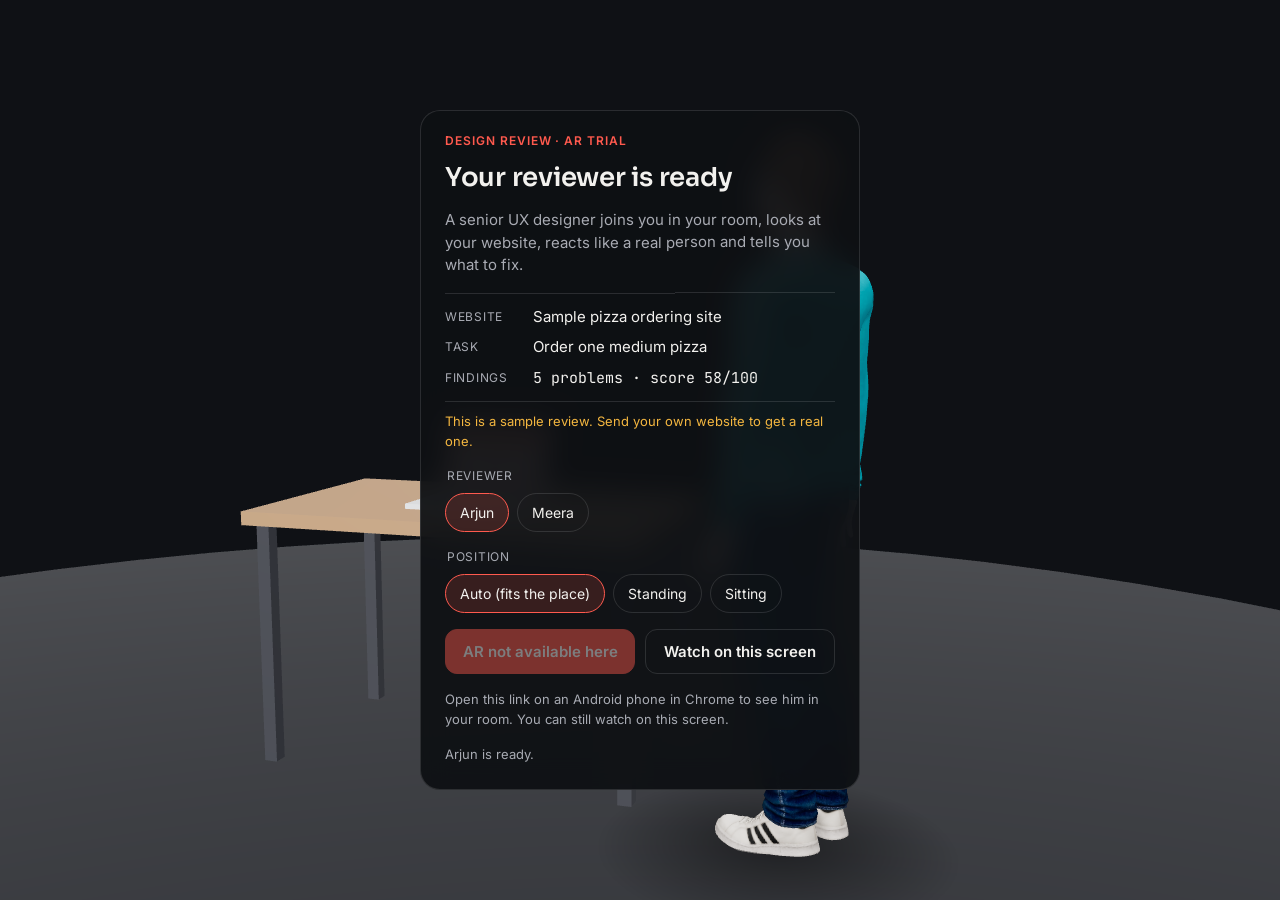
<file: index.html>
<!doctype html>
<html lang="en">
<head>
<meta charset="utf-8">
<meta name="viewport" content="width=device-width,initial-scale=1,viewport-fit=cover">
<title>UX Reviewer AR</title>
<meta name="description" content="A realistic AI UX designer appears in your room and reviews your website with human reactions and voice.">
<link rel="preconnect" href="https://fonts.googleapis.com">
<link rel="preconnect" href="https://fonts.gstatic.com" crossorigin>
<link rel="stylesheet" href="https://fonts.googleapis.com/css2?family=Sora:wght@500;600;700&family=Inter:wght@400;500;600&family=JetBrains+Mono:wght@500&display=swap">
<link rel="stylesheet" href="./style.css">
<script type="importmap">
{
  "imports": {
    "three": "./lib/three/three.module.js",
    "three/addons/": "./lib/three/addons/"
  }
}
</script>
</head>
<body>

<!-- 3D canvas goes here -->
<div id="stage" aria-hidden="true"></div>

<!-- Everything on top of the camera / 3D view -->
<div id="hud">

  <!-- START SCREEN -->
  <section id="start" class="panel start">
    <p class="eyebrow">Design review · AR trial</p>
    <h1>Your reviewer is ready</h1>
    <p class="lede">A senior UX designer joins you in your room, looks at your website, reacts like a real person and tells you what to fix.</p>

    <div class="review-meta" id="reviewMeta">
      <div><span class="k">Website</span><span class="v" id="metaSite">Loading…</span></div>
      <div><span class="k">Task</span><span class="v" id="metaTask">–</span></div>
      <div><span class="k">Findings</span><span class="v mono" id="metaCount">–</span></div>
    </div>
    <p class="sample-note" id="sampleNote" hidden>This is a sample review. Send your own website to get a real one.</p>

    <fieldset class="choice">
      <legend>Reviewer</legend>
      <label><input type="radio" name="who" id="whoArjun" value="arjun" checked><span>Arjun</span></label>
      <label><input type="radio" name="who" id="whoMeera" value="meera"><span>Meera</span></label>
    </fieldset>

    <fieldset class="choice">
      <legend>Position</legend>
      <label><input type="radio" name="pose" id="poseAuto" value="auto" checked><span>Auto (fits the place)</span></label>
      <label><input type="radio" name="pose" id="poseStand" value="stand"><span>Standing</span></label>
      <label><input type="radio" name="pose" id="poseSit" value="sit"><span>Sitting</span></label>
    </fieldset>

    <div class="actions">
      <button id="btnAR" class="btn primary" disabled>Checking AR…</button>
      <button id="btnScreen" class="btn">Watch on this screen</button>
    </div>
    <p class="hint" id="arHint">AR works on Android phones with Chrome and Google Play Services for AR.</p>
    <p class="status" id="loadStatus" role="status"></p>
  </section>

  <!-- PLACEMENT GUIDE (AR) -->
  <section id="guide" class="guide" hidden>
    <p id="guideText">Move your phone slowly to scan the surface.</p>
    <button id="btnPlace" class="btn primary" disabled>Scanning…</button>
  </section>

  <!-- REVIEW CARD -->
  <section id="card" class="card" hidden>
    <div class="card-top">
      <span class="step mono" id="cardStep">1 / 7</span>
      <span class="chip" id="cardSeverity">Major</span>
      <span class="area" id="cardArea">Hero</span>
    </div>
    <p class="feeling" id="cardFeeling">Squinting at small text</p>
    <p class="fix"><span class="k">Fix</span><span id="cardFix">…</span></p>
    <img id="cardShot" alt="" hidden>
  </section>

  <!-- SUBTITLE -->
  <p id="subtitle" class="subtitle" hidden></p>

  <!-- CONTROLS -->
  <nav id="controls" class="controls" hidden>
    <button class="ctl" id="btnPrev" aria-label="Previous finding">Prev</button>
    <button class="ctl main" id="btnPlay" aria-label="Pause">Pause</button>
    <button class="ctl" id="btnNext" aria-label="Next finding">Next</button>
    <button class="ctl" id="btnAdjust" aria-label="Adjust position">Adjust</button>
    <button class="ctl" id="btnEnd" aria-label="End review">End</button>
  </nav>

  <div id="adjust" class="adjust" hidden>
    <button class="ctl" id="adjUp">Up</button>
    <button class="ctl" id="adjDown">Down</button>
    <button class="ctl" id="adjLeft">Turn left</button>
    <button class="ctl" id="adjRight">Turn right</button>
    <button class="ctl" id="adjMove">Move him</button>
  </div>

  <!-- SUMMARY -->
  <section id="summary" class="panel summary" hidden>
    <p class="eyebrow">Review finished</p>
    <h2 id="sumTitle">Score</h2>
    <div class="score"><span class="mono" id="sumScore">62</span><span class="of">/ 100</span></div>
    <p class="lede" id="sumText"></p>
    <ol id="sumList" class="sum-list"></ol>
    <div class="actions">
      <button id="btnAgain" class="btn primary">Watch again</button>
      <button id="btnClose" class="btn">Close</button>
    </div>
  </section>
</div>

<script type="module" src="./app.js"></script>
</body>
</html>
</file>
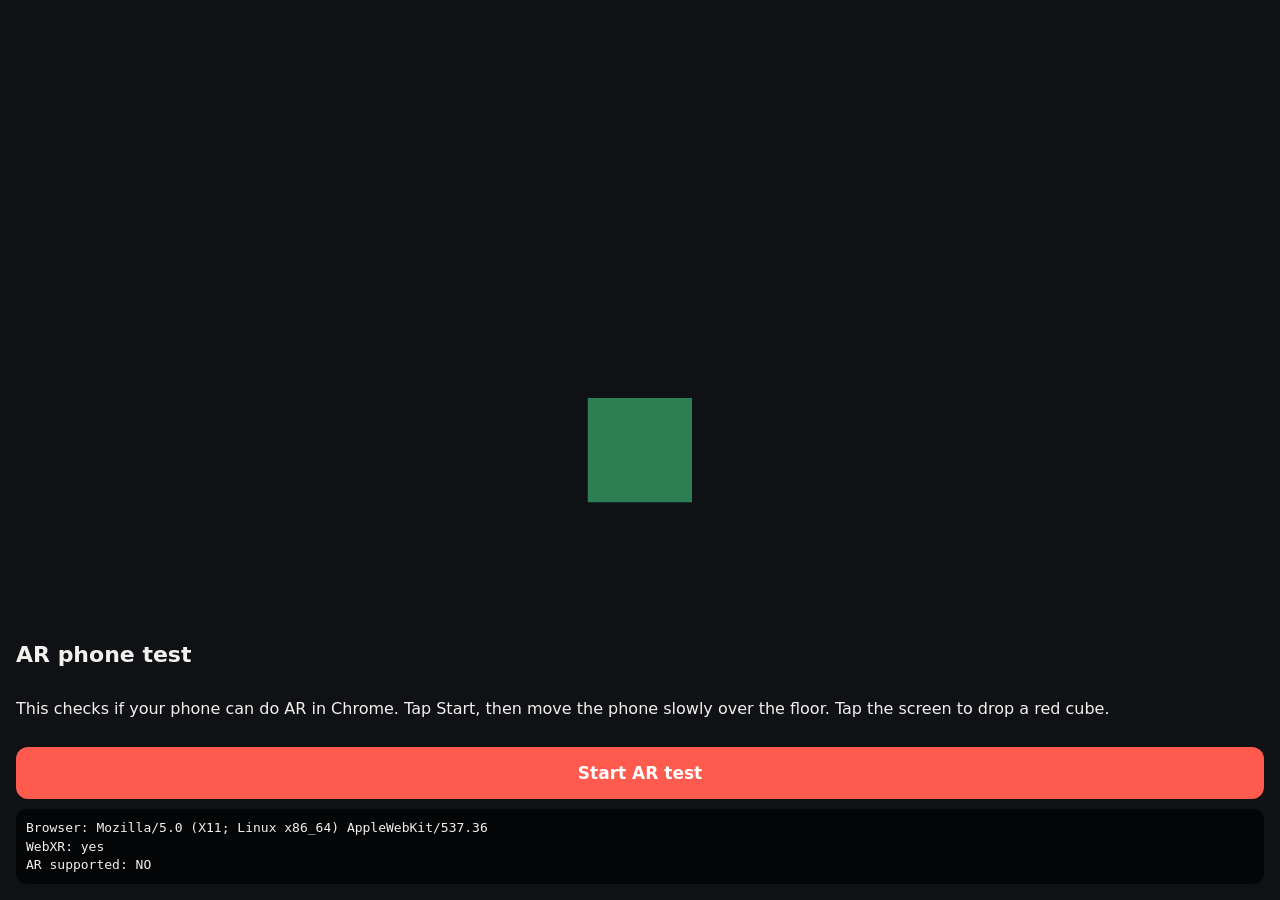
<file: test.html>
<!doctype html>
<html lang="en">
<head>
<meta charset="utf-8">
<meta name="viewport" content="width=device-width,initial-scale=1,viewport-fit=cover">
<title>AR Phone Test</title>
<style>
  :root { color-scheme: dark; }
  html, body { margin: 0; height: 100%; background: #0f1115; color: #f2f1ee; font: 16px/1.5 system-ui, sans-serif; }
  #ui { position: fixed; inset: 0; display: flex; flex-direction: column; justify-content: flex-end; gap: 10px;
        padding: max(16px, env(safe-area-inset-top)) max(16px, env(safe-area-inset-right)) max(16px, env(safe-area-inset-bottom)) max(16px, env(safe-area-inset-left)); pointer-events: none; }
  #ui > * { pointer-events: auto; }
  h1 { font-size: 22px; margin: 0; }
  button { font: 600 17px system-ui; padding: 16px; border-radius: 12px; border: 0; background: #ff5a4e; color: #fff; }
  #log { margin: 0; background: rgba(0,0,0,.7); padding: 10px; border-radius: 10px; font: 13px/1.4 monospace; white-space: pre-wrap; }
</style>
</head>
<body>
<div id="ui">
  <h1>AR phone test</h1>
  <p id="intro">This checks if your phone can do AR in Chrome. Tap Start, then move the phone slowly over the floor. Tap the screen to drop a red cube.</p>
  <button id="go">Start AR test</button>
  <p id="log">Checking…</p>
</div>
<script type="importmap">{ "imports": { "three": "./lib/three/three.module.js" } }</script>
<script type="module">
import * as THREE from 'three';
const log = document.getElementById('log');
const lines = [];
const say = (t) => { lines.push(t); log.textContent = lines.slice(-8).join('\n'); };
let stats = '';
const show = () => { log.textContent = lines.slice(-6).join('\n') + (stats ? '\n' + stats : ''); };

say('Browser: ' + navigator.userAgent.replace(/\(KHTML.*$/, ''));
say('WebXR: ' + (navigator.xr ? 'yes' : 'NO'));
let ok = false;
try { ok = !!(navigator.xr && await navigator.xr.isSessionSupported('immersive-ar')); } catch (e) { say('isSessionSupported error: ' + e.message); }
say('AR supported: ' + (ok ? 'YES' : 'NO'));
show();

const renderer = new THREE.WebGLRenderer({ antialias: true, alpha: true });
renderer.setSize(innerWidth, innerHeight);
renderer.xr.enabled = true;
document.body.prepend(renderer.domElement);
const scene = new THREE.Scene();
const camera = new THREE.PerspectiveCamera(70, innerWidth / innerHeight, 0.01, 20);
scene.add(new THREE.HemisphereLight(0xffffff, 0x444444, 2));
const ring = new THREE.Mesh(new THREE.RingGeometry(0.1, 0.14, 40).rotateX(-Math.PI / 2), new THREE.MeshBasicMaterial({ color: 0xffffff }));
ring.matrixAutoUpdate = false; ring.visible = false; scene.add(ring);
// Always-visible cube 1 m in front at start, to prove 3D drawing works
const probe = new THREE.Mesh(new THREE.BoxGeometry(0.15, 0.15, 0.15), new THREE.MeshStandardMaterial({ color: 0x4fd18b }));
probe.position.set(0, 0, -1); scene.add(probe);

let hitSource = null, frames = 0, hits = 0, cubes = 0;
document.getElementById('go').onclick = async () => {
  try {
    const session = await navigator.xr.requestSession('immersive-ar', {
      requiredFeatures: ['hit-test'], optionalFeatures: ['dom-overlay'], domOverlay: { root: document.getElementById('ui') }
    });
    say('Session: started');
    say('dom-overlay: ' + (session.domOverlayState ? session.domOverlayState.type : 'not available'));
    renderer.xr.setReferenceSpaceType('local');
    await renderer.xr.setSession(session);
    hitSource = await session.requestHitTestSource({ space: await session.requestReferenceSpace('viewer') });
    say('Hit test: ready. You should see a GREEN cube in front of you.');
    document.getElementById('go').hidden = true;
    document.getElementById('intro').hidden = true;
    session.addEventListener('select', () => {
      if (!ring.visible) return;
      const c = new THREE.Mesh(new THREE.BoxGeometry(0.1, 0.1, 0.1), new THREE.MeshStandardMaterial({ color: 0xff5a4e }));
      c.position.setFromMatrixPosition(ring.matrix); c.position.y += 0.05; scene.add(c); cubes++;
    });
    session.addEventListener('end', () => { say('Session ended'); document.getElementById('go').hidden = false; });
  } catch (e) { say('START ERROR: ' + e.name + ': ' + e.message); }
};

renderer.setAnimationLoop((t, frame) => {
  if (frame) {
    frames++;
    if (hitSource) {
      const r = frame.getHitTestResults(hitSource);
      if (r.length) { hits++; ring.visible = true; ring.matrix.fromArray(r[0].getPose(renderer.xr.getReferenceSpace()).transform.matrix); }
      else ring.visible = false;
    }
    if (frames % 15 === 0) { stats = `frames ${frames} · surface hits ${hits} · cubes ${cubes}`; show(); }
  }
  renderer.render(scene, camera);
});
</script>
</body>
</html>
</file>
<file: style.css>
/* Layout: one full-screen 3D stage, a floating HUD on top. In AR the camera feed
   is the background, so every panel is a dark glass sheet that reads on any room.
   Accent = the designer's redline pen. */
:root {
  --ink: #0f1115;
  --glass: rgba(18, 20, 26, 0.82);
  --glass-strong: rgba(14, 16, 20, 0.94);
  --line: rgba(255, 255, 255, 0.12);
  --fg: #f2f1ee;
  --muted: #a8abb3;
  --redline: #ff5a4e;
  --redline-soft: rgba(255, 90, 78, 0.16);
  --ok: #4fd18b;
  --warn: #f4b740;
  --bad: #ff5a4e;
  --font-display: "Sora", "Segoe UI", system-ui, sans-serif;
  --font-body: "Inter", system-ui, -apple-system, "Segoe UI", sans-serif;
  --font-mono: "JetBrains Mono", ui-monospace, "SFMono-Regular", Menlo, monospace;
  --r: 14px;
  color-scheme: dark;
}

* { box-sizing: border-box; }
[hidden] { display: none !important; }
html, body { height: 100%; margin: 0; }
body {
  background: var(--ink);
  color: var(--fg);
  font: 15px/1.5 var(--font-body);
  overflow: hidden;
  -webkit-tap-highlight-color: transparent;
}
body.in-ar { background: transparent; }

#stage { position: fixed; inset: 0; }
#stage canvas { display: block; width: 100%; height: 100%; }

#hud {
  position: fixed; inset: 0;
  pointer-events: none;
  padding-top: max(16px, env(safe-area-inset-top, 0px));
  padding-bottom: max(16px, env(safe-area-inset-bottom, 0px));
  padding-left: max(16px, env(safe-area-inset-left, 0px));
  padding-right: max(16px, env(safe-area-inset-right, 0px));
  display: flex; flex-direction: column; align-items: center;
  font-family: var(--font-body);
  color: var(--fg);
}
#hud > * { pointer-events: auto; }

.mono { font-family: var(--font-mono); font-variant-numeric: tabular-nums; }

/* Panels */
.panel {
  margin: auto 0;
  width: min(440px, 100%);
  max-height: 100%;
  overflow-y: auto;
  background: var(--glass-strong);
  border: 1px solid var(--line);
  border-radius: 20px;
  padding: 24px;
  display: flex; flex-direction: column; gap: 16px;
  backdrop-filter: blur(14px);
  -webkit-backdrop-filter: blur(14px);
}
.eyebrow {
  margin: 0; color: var(--redline);
  font: 600 12px/1 var(--font-body);
  letter-spacing: 0.08em; text-transform: uppercase;
}
h1, h2 {
  margin: 0; font-family: var(--font-display); font-weight: 600;
  font-size: 26px; line-height: 1.15; letter-spacing: -0.01em;
  text-wrap: balance;
}
.lede { margin: 0; color: var(--muted); }

.review-meta {
  display: grid; gap: 8px;
  border-top: 1px solid var(--line); border-bottom: 1px solid var(--line);
  padding-block: 12px;
}
.review-meta div { display: grid; grid-template-columns: 76px 1fr; gap: 12px; }
.review-meta .k, .fix .k {
  color: var(--muted); font-size: 12px; letter-spacing: 0.06em; text-transform: uppercase;
  padding-top: 2px;
}
.review-meta .v { min-width: 0; overflow-wrap: anywhere; }
.sample-note {
  margin: -6px 0 0; font-size: 13px; color: var(--warn);
}

.choice { border: 0; margin: 0; padding: 0; display: flex; flex-wrap: wrap; gap: 8px; }
.choice legend { width: 100%; color: var(--muted); font-size: 12px; letter-spacing: 0.06em; text-transform: uppercase; margin-bottom: 8px; }
.choice label { position: relative; }
.choice input { position: absolute; opacity: 0; inset: 0; margin: 0; cursor: pointer; }
.choice span {
  display: inline-block; padding: 8px 14px; border-radius: 999px;
  border: 1px solid var(--line); color: var(--fg); font-size: 14px;
}
.choice input:checked + span { border-color: var(--redline); background: var(--redline-soft); }
.choice input:focus-visible + span { outline: 2px solid var(--redline); outline-offset: 2px; }

.actions { display: flex; flex-wrap: wrap; gap: 10px; }
.btn {
  flex: 1 1 160px;
  font: 600 15px/1 var(--font-body);
  padding: 14px 16px; border-radius: 12px;
  border: 1px solid var(--line); background: transparent; color: var(--fg);
  cursor: pointer;
}
.btn.primary { background: var(--redline); border-color: var(--redline); color: #fff; }
.btn:disabled { opacity: 0.45; cursor: default; }
.btn:focus-visible, .ctl:focus-visible { outline: 2px solid var(--fg); outline-offset: 2px; }
.hint { margin: 0; font-size: 13px; color: var(--muted); }
.status { margin: 0; font-size: 13px; color: var(--muted); min-height: 1.2em; }

/* Placement guide */
.guide {
  margin-top: auto; margin-bottom: 8px;
  width: min(420px, 100%);
  background: var(--glass); border: 1px solid var(--line); border-radius: 16px;
  padding: 14px; display: flex; flex-direction: column; gap: 10px; text-align: center;
}
.guide p { margin: 0; font-weight: 500; font-size: 16px; }
.guide .btn { flex: none; }

/* Guide toast */
.toast {
  margin-top: 8px;
  background: var(--glass); border: 1px solid var(--line); border-radius: 999px;
  padding: 10px 18px; font-weight: 500; text-align: center; max-width: 100%;
}
.toast p { margin: 0; }

/* Finding card */
.card {
  width: min(460px, 100%);
  background: var(--glass); border: 1px solid var(--line); border-radius: var(--r);
  padding: 14px 16px; display: flex; flex-direction: column; gap: 8px;
  backdrop-filter: blur(12px); -webkit-backdrop-filter: blur(12px);
}
.card-top { display: flex; align-items: center; gap: 8px; flex-wrap: wrap; }
.step { color: var(--muted); font-size: 12px; }
.area { color: var(--muted); font-size: 13px; }
.chip {
  font: 600 11px/1 var(--font-body); letter-spacing: 0.06em; text-transform: uppercase;
  padding: 5px 8px; border-radius: 6px; border: 1px solid currentColor;
}
.chip.critical { color: var(--bad); }
.chip.major { color: var(--warn); }
.chip.minor { color: var(--muted); }
.chip.good { color: var(--ok); }
.feeling { margin: 0; font-family: var(--font-display); font-weight: 600; font-size: 17px; }
.fix { margin: 0; display: grid; grid-template-columns: 34px 1fr; gap: 8px; font-size: 14px; }
.fix span:last-child { min-width: 0; }
#cardShot { width: 100%; max-height: 140px; object-fit: cover; object-position: top; border-radius: 8px; border: 1px solid var(--line); }

/* Subtitle */
.subtitle {
  margin: auto 0 12px;
  max-width: min(640px, 100%);
  background: rgba(0, 0, 0, 0.72);
  border-radius: 10px; padding: 10px 14px;
  font-size: 17px; line-height: 1.4; text-align: center;
}

/* Controls */
.controls, .adjust {
  display: flex; flex-wrap: wrap; justify-content: center; gap: 8px;
  max-width: 100%;
}
.adjust { margin-bottom: 8px; order: 0; }
.controls { margin-top: 0; }
.ctl {
  font: 600 14px/1 var(--font-body);
  padding: 12px 14px; min-width: 64px; border-radius: 12px;
  border: 1px solid var(--line); background: var(--glass); color: var(--fg);
  cursor: pointer;
}
.ctl.main { background: var(--redline); border-color: var(--redline); color: #fff; }

/* Summary */
.score { display: flex; align-items: baseline; gap: 6px; }
.score .mono { font-size: 48px; font-weight: 500; line-height: 1; }
.score .of { color: var(--muted); }
.sum-list { margin: 0; padding-left: 20px; display: grid; gap: 6px; color: var(--fg); }
.sum-list li::marker { color: var(--muted); font-family: var(--font-mono); }
.sum-list .sev { font-size: 12px; color: var(--muted); }

/* Layout when the review runs: card on top, subtitle + controls at bottom */
#hud.running { justify-content: flex-start; }
#hud.running .subtitle { margin-top: auto; }

@media (prefers-reduced-motion: reduce) {
  * { transition: none !important; animation: none !important; }
}
</file>
